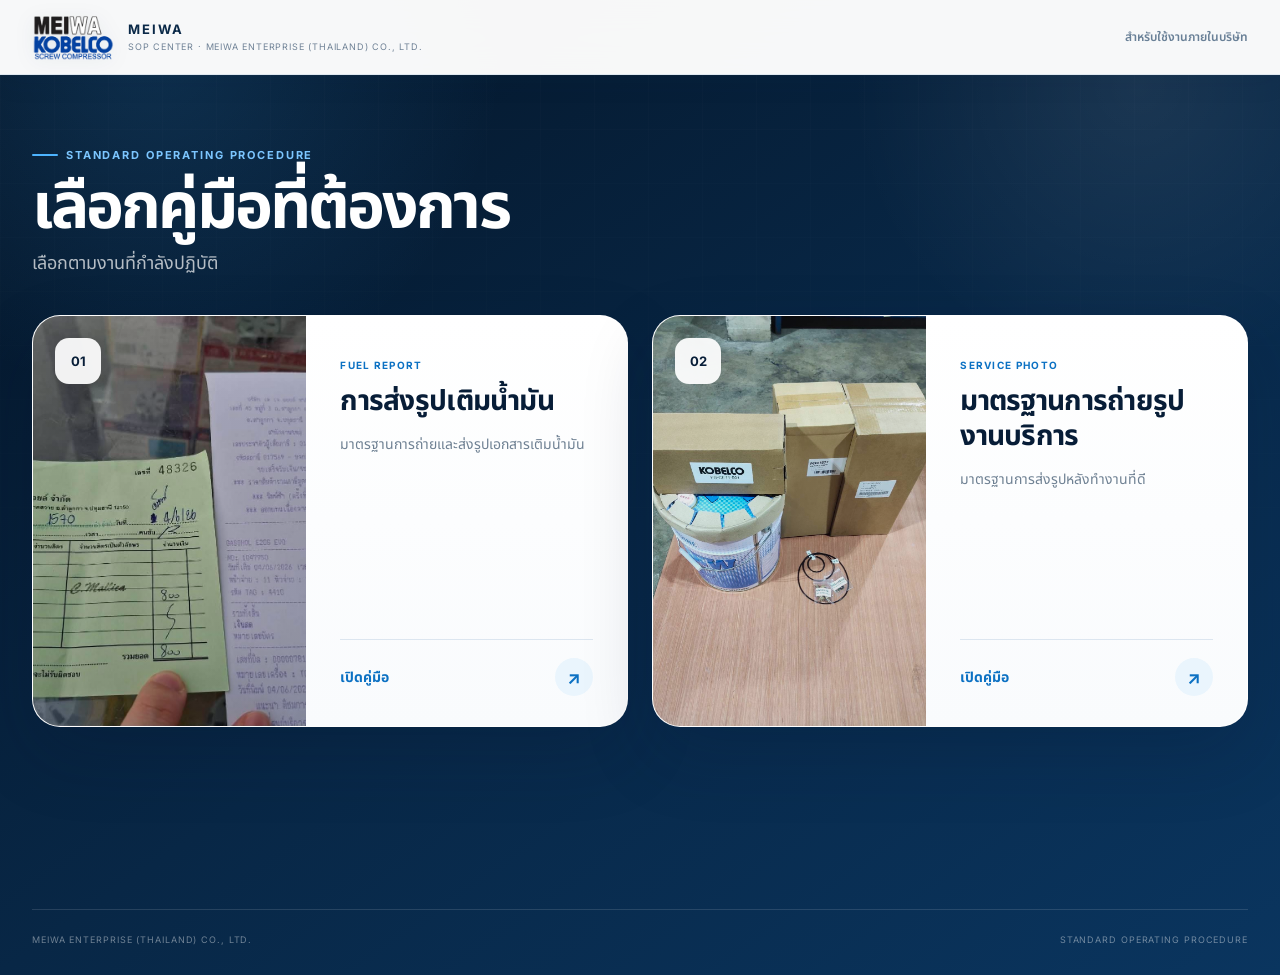
<file: index.html>
<!doctype html>
<html lang="th">
<head>
  <meta charset="utf-8">
  <meta name="viewport" content="width=device-width, initial-scale=1">
  <meta name="theme-color" content="#061b33">
  <title>MEIWA SOP Center</title>
  <link rel="stylesheet" href="shared-ui.css">
  <link rel="stylesheet" href="portal.css">
</head>
<body>
  <header class="mw-global-header">
    <div class="mw-global-inner">
      <a class="mw-global-brand" href="./" aria-label="MEIWA SOP Center">
        <img class="mw-global-logo" src="assets/meiwa-kobelco.png" alt="MEIWA KOBELCO">
        <span class="mw-global-copy"><strong>MEIWA</strong><small>SOP CENTER · MEIWA ENTERPRISE (THAILAND) CO., LTD.</small></span>
      </a>
      <div class="mw-global-side"><span class="mw-global-context">สำหรับใช้งานภายในบริษัท</span></div>
    </div>
  </header>

  <div class="page-shell">
    <main class="portal-main">
      <section class="portal-intro">
        <span class="eyebrow">STANDARD OPERATING PROCEDURE</span>
        <h1>เลือกคู่มือที่ต้องการ</h1>
        <p>เลือกตามงานที่กำลังปฏิบัติ</p>
      </section>

      <section class="sop-grid" aria-label="รายการคู่มือ">
        <a class="sop-tile fuel" href="fuel/">
          <div class="tile-media">
            <img src="fuel/12.jpg" alt="ตัวอย่างเอกสารเติมน้ำมัน">
            <span class="tile-number">01</span>
            <span class="tile-shine" aria-hidden="true"></span>
          </div>
          <div class="tile-info">
            <div>
              <span class="tile-type">FUEL REPORT</span>
              <h2>การส่งรูปเติมน้ำมัน</h2>
              <p>มาตรฐานการถ่ายและส่งรูปเอกสารเติมน้ำมัน</p>
            </div>
            <span class="tile-action">เปิดคู่มือ <span aria-hidden="true">↗</span></span>
          </div>
        </a>

        <a class="sop-tile service" href="photo-standard/">
          <div class="tile-media">
            <img src="photo-standard/assets/full/group-new-1.jpg" alt="ตัวอย่างอะไหล่งานบริการ">
            <span class="tile-number">02</span>
            <span class="tile-shine" aria-hidden="true"></span>
          </div>
          <div class="tile-info">
            <div>
              <span class="tile-type">SERVICE PHOTO</span>
              <h2>มาตรฐานการถ่ายรูปงานบริการ</h2>
              <p>มาตรฐานการส่งรูปหลังทำงานที่ดี</p>
            </div>
            <span class="tile-action">เปิดคู่มือ <span aria-hidden="true">↗</span></span>
          </div>
        </a>
      </section>
    </main>

    <footer class="portal-footer">
      <span>MEIWA ENTERPRISE (THAILAND) CO., LTD.</span>
      <span>STANDARD OPERATING PROCEDURE</span>
    </footer>
  </div>
</body>
</html>
</file>
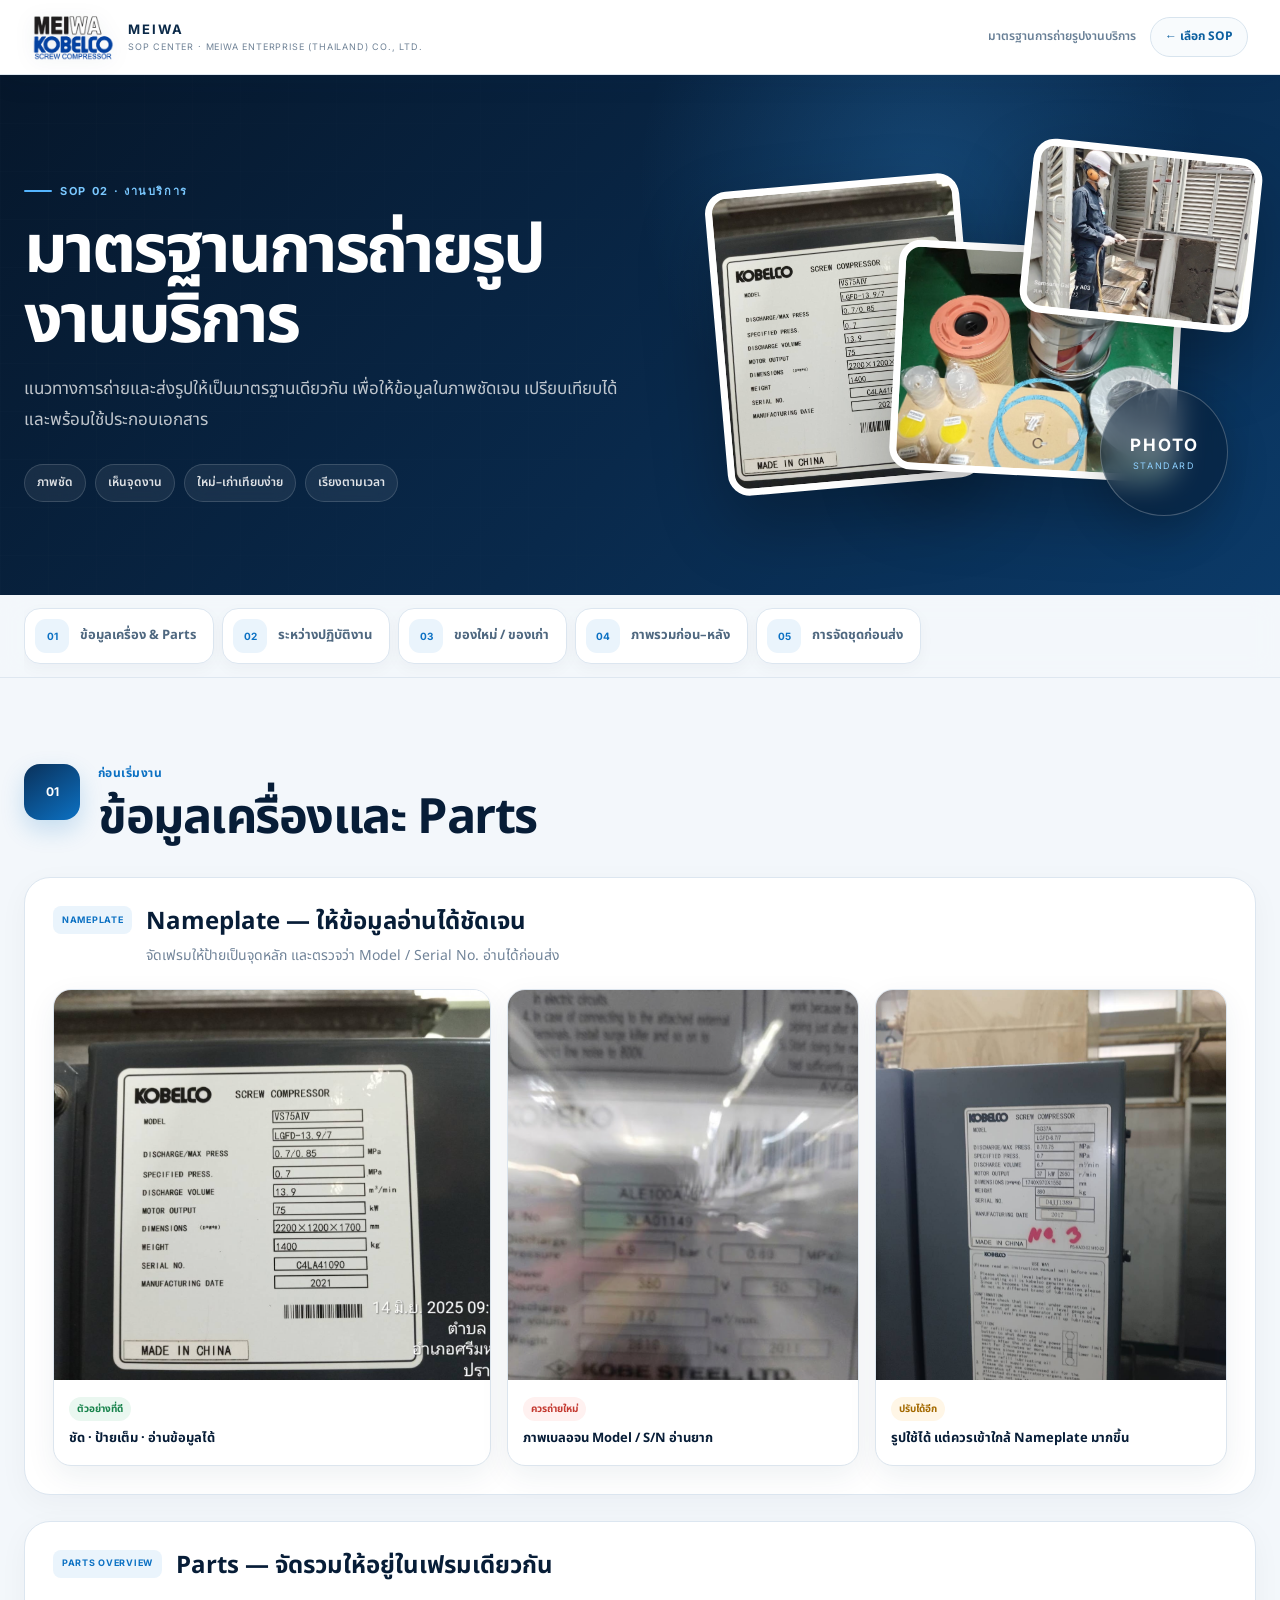
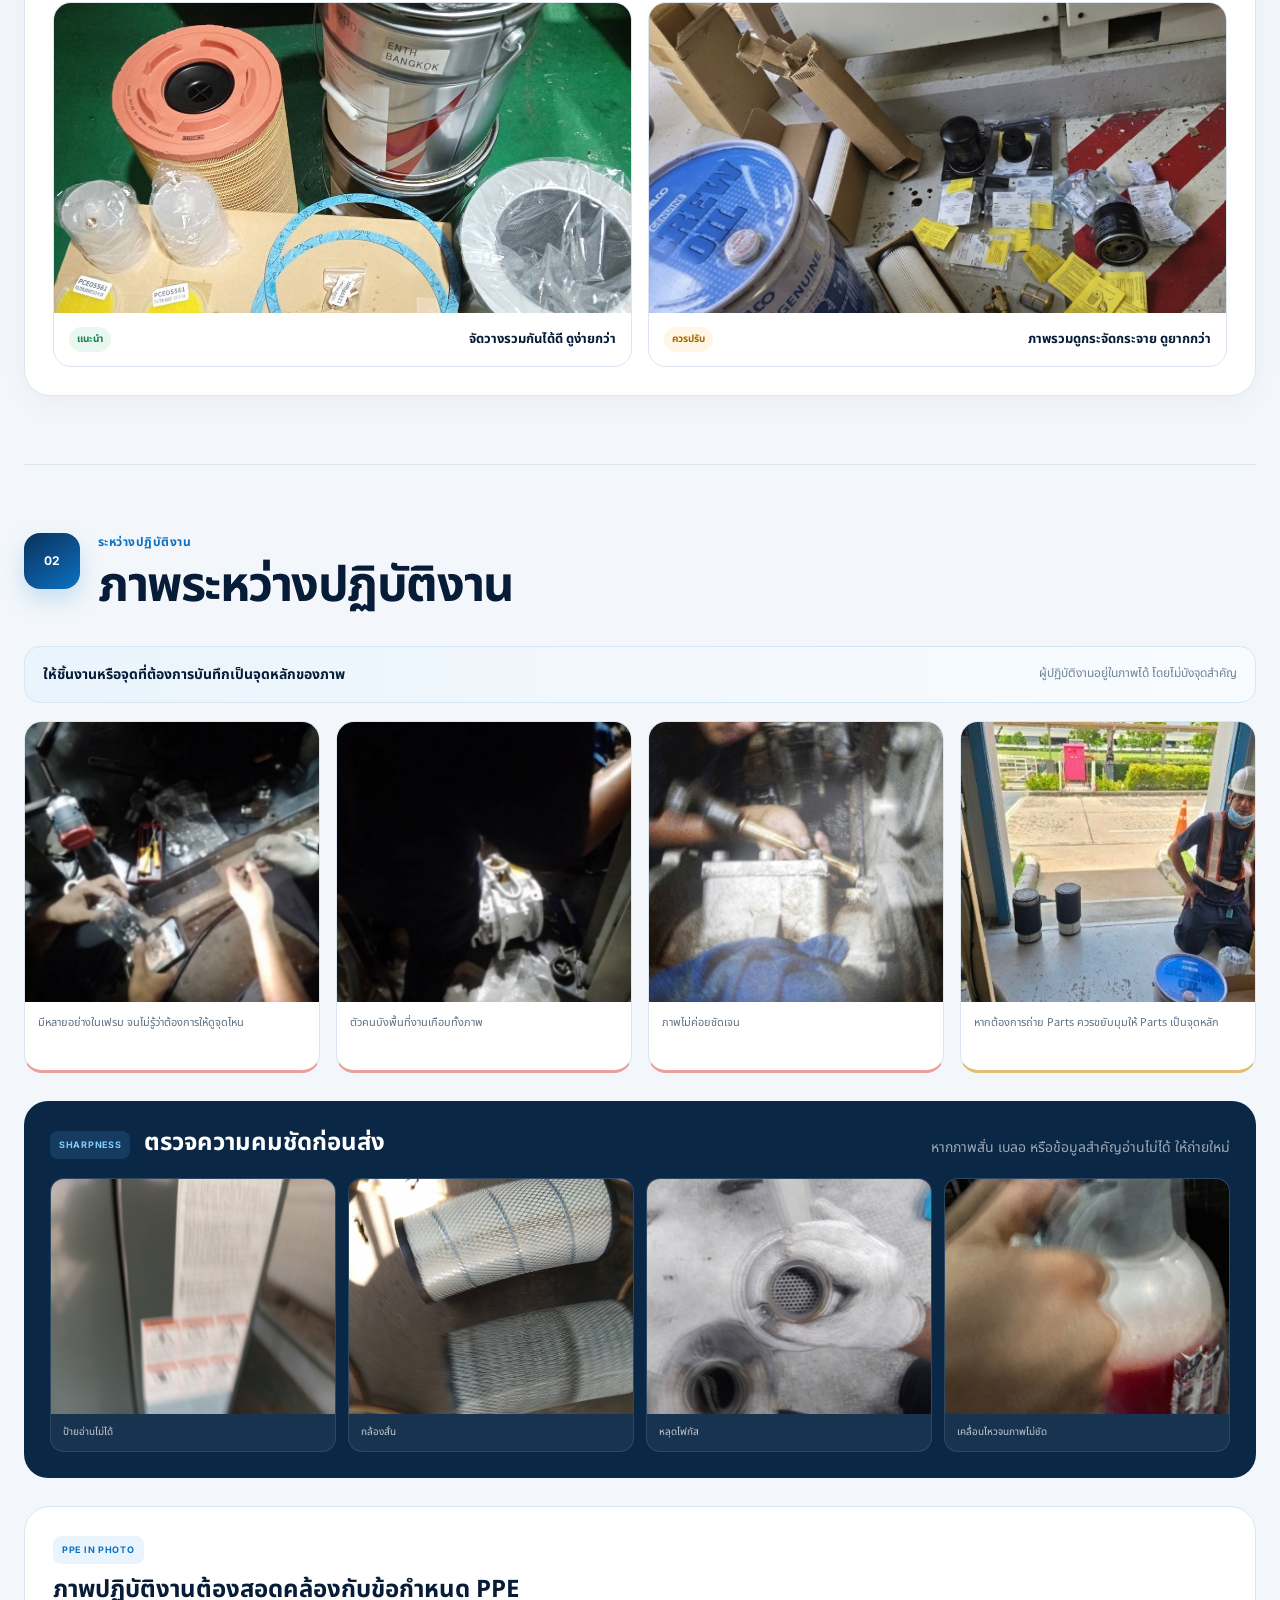
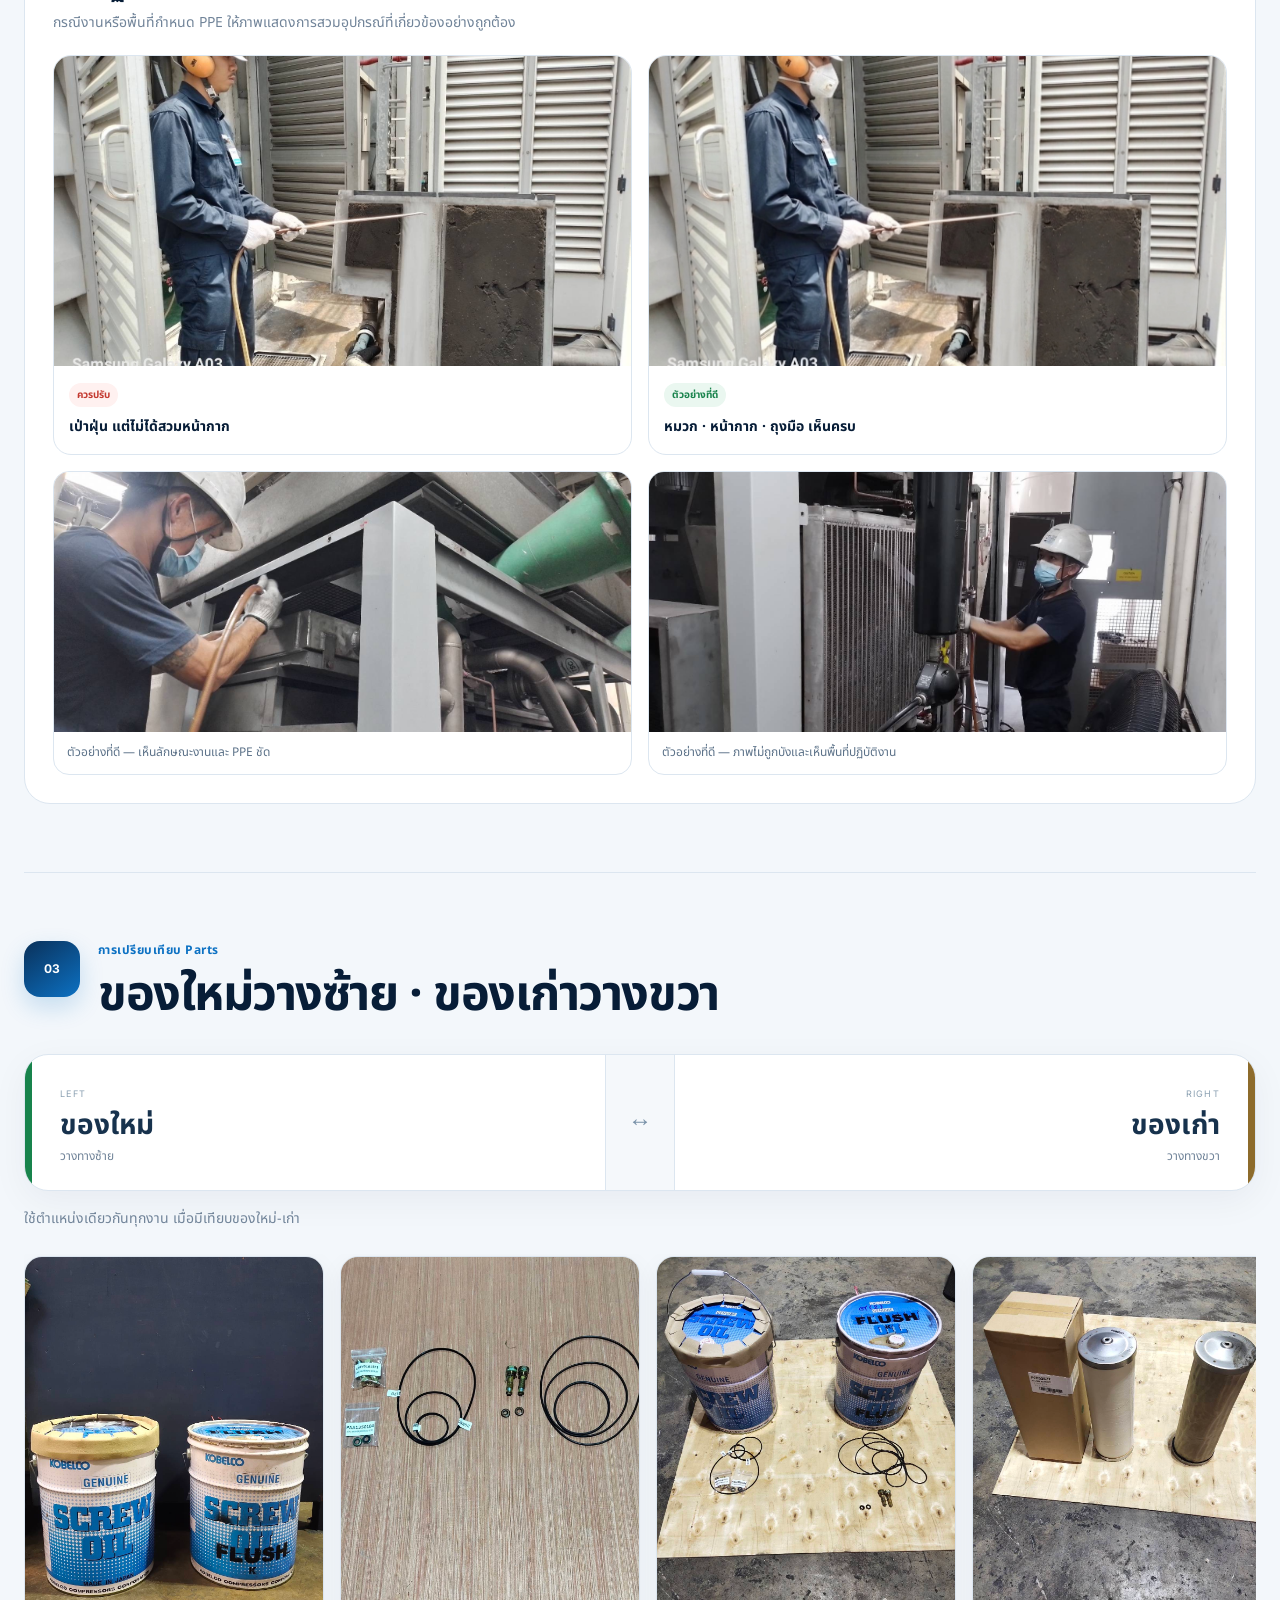
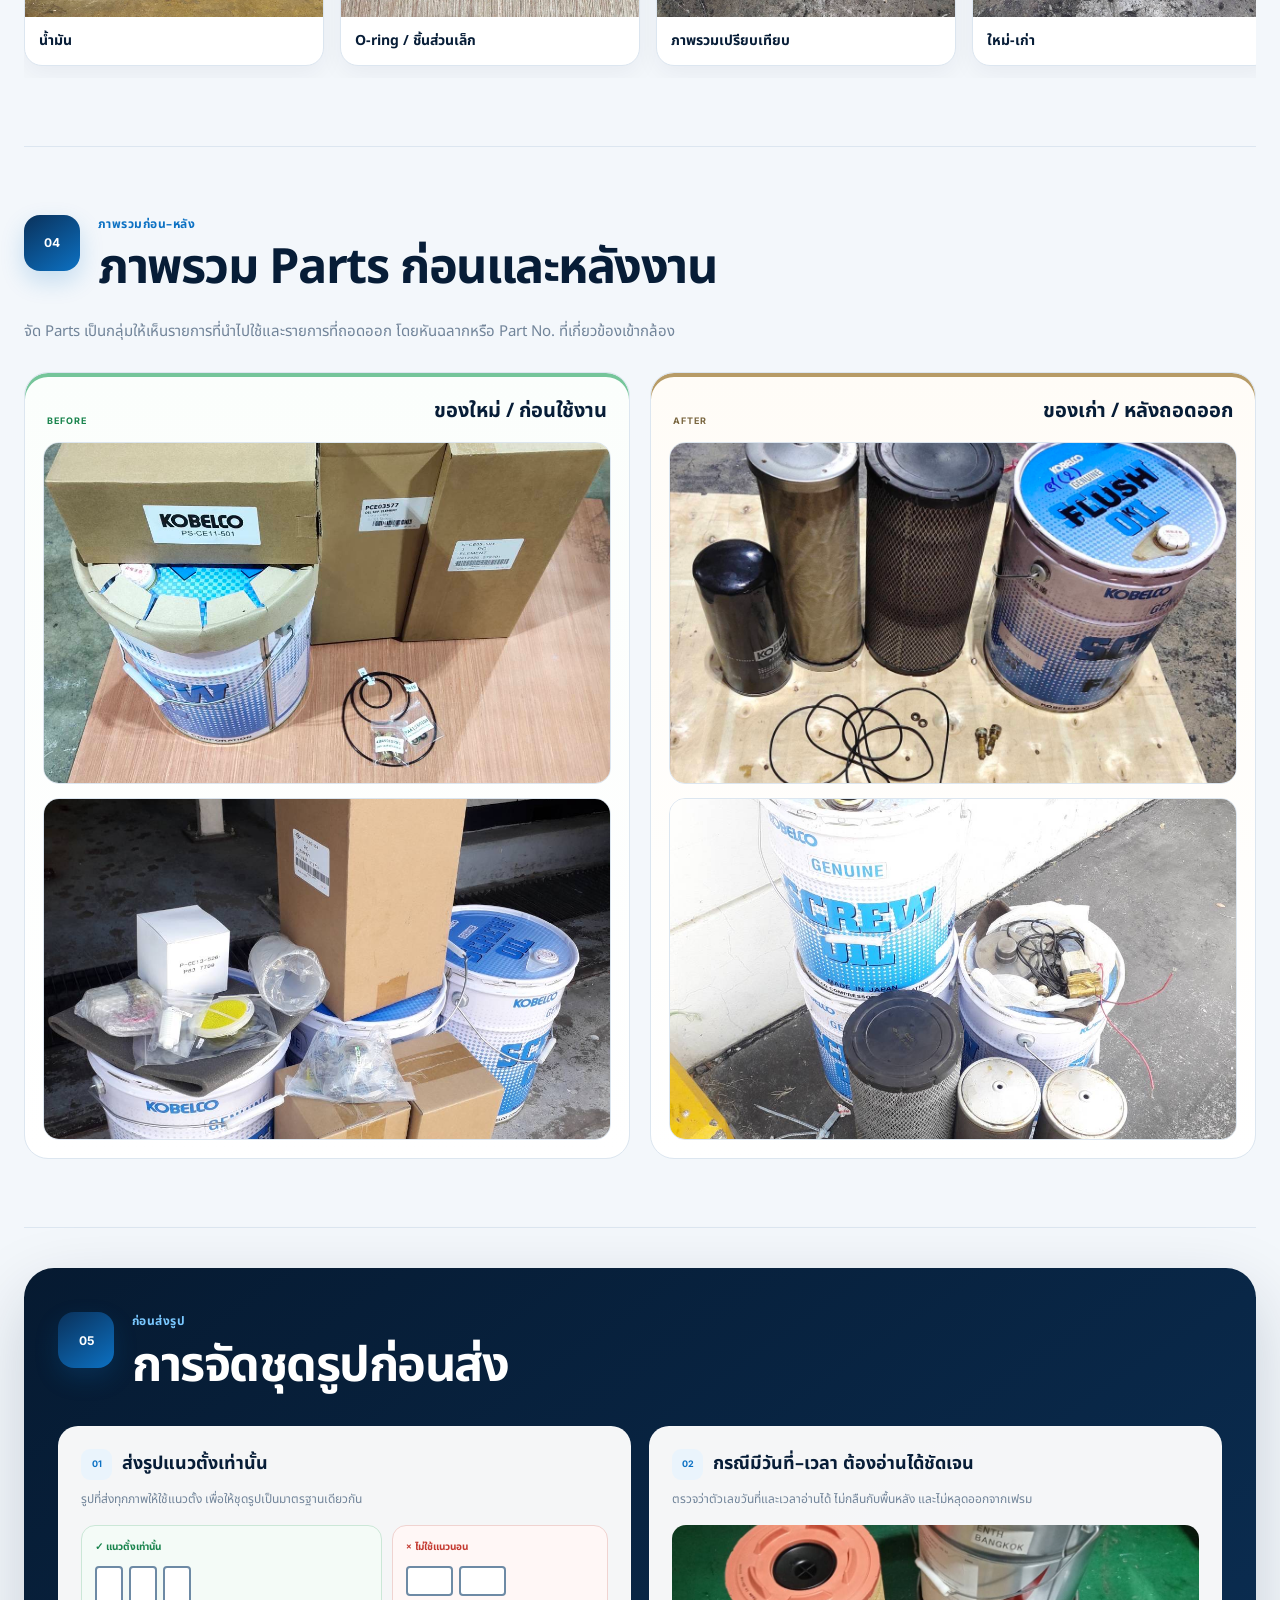
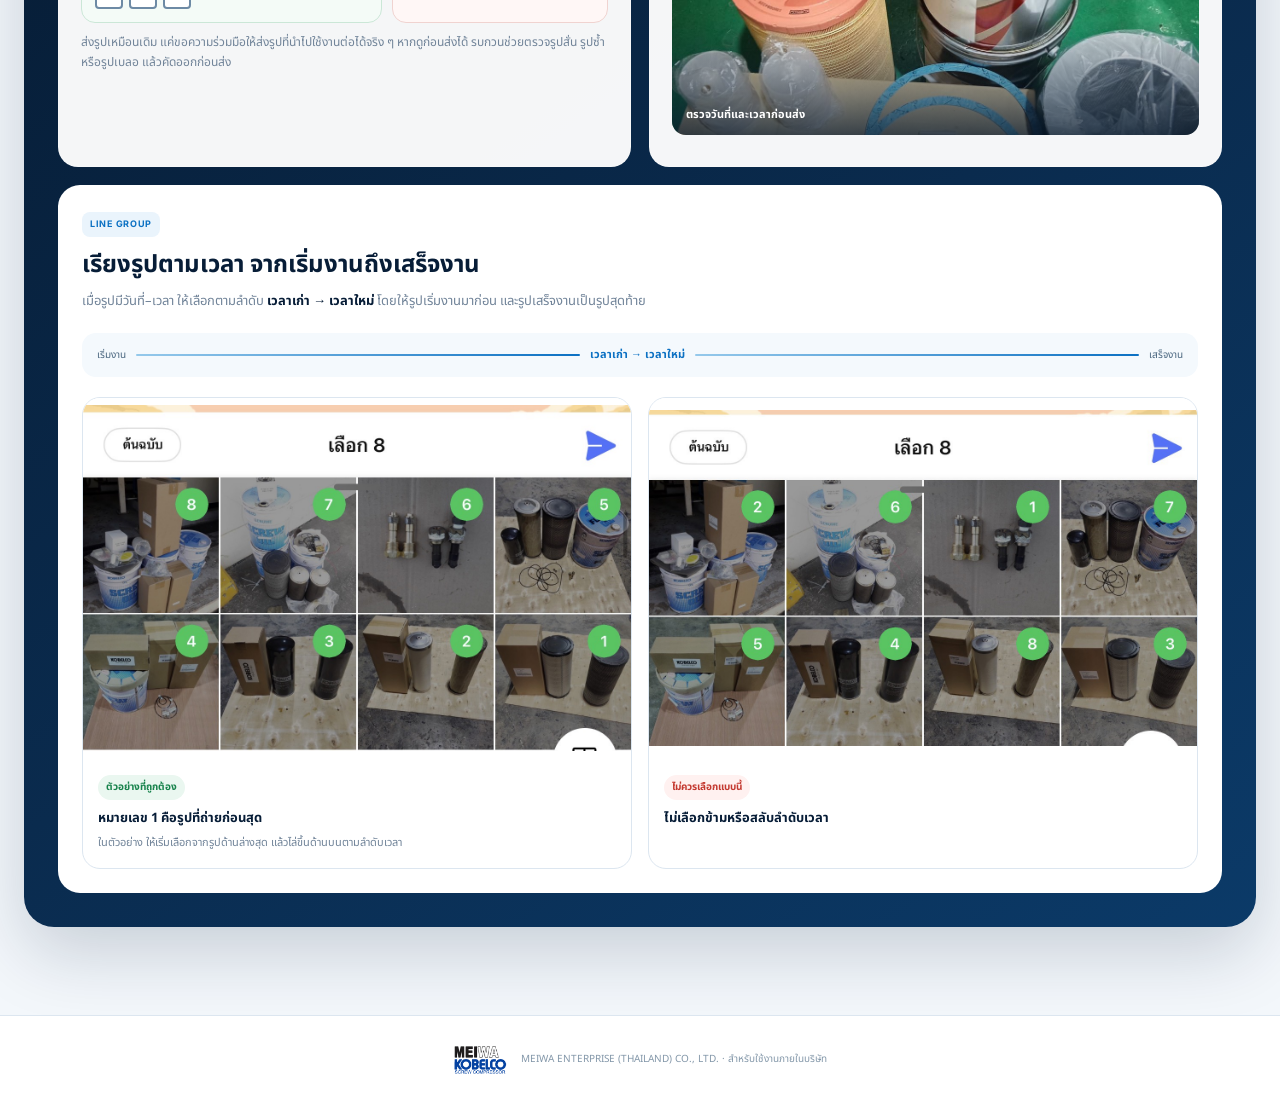
<file: photo-standard/index.html>
<!doctype html>
<html lang="th">
<head>
  <meta charset="utf-8">
  <meta name="viewport" content="width=device-width, initial-scale=1">
  <meta name="theme-color" content="#071D37">
  <title>มาตรฐานการถ่ายรูปงานบริการ | MEIWA SOP</title>
  <link rel="stylesheet" href="../shared-ui.css">
  <link rel="stylesheet" href="photo.css">
</head>
<body>
  <header class="mw-global-header">
    <div class="mw-global-inner">
      <a class="mw-global-brand" href="../" aria-label="กลับหน้าเลือก SOP">
        <img class="mw-global-logo" src="../assets/meiwa-kobelco.png" alt="MEIWA KOBELCO">
        <span class="mw-global-copy"><strong>MEIWA</strong><small>SOP CENTER · MEIWA ENTERPRISE (THAILAND) CO., LTD.</small></span>
      </a>
      <div class="mw-global-side">
        <span class="mw-global-context">มาตรฐานการถ่ายรูปงานบริการ</span>
        <a class="mw-global-button" href="../">← เลือก SOP</a>
      </div>
    </div>
  </header>

  <main>
    <section class="hero">
      <div class="wrap hero-grid">
        <div class="hero-copy">
          <span class="hero-kicker">SOP 02 · งานบริการ</span>
          <h1>มาตรฐานการถ่ายรูป<br>งานบริการ</h1>
          <p>แนวทางการถ่ายและส่งรูปให้เป็นมาตรฐานเดียวกัน เพื่อให้ข้อมูลในภาพชัดเจน เปรียบเทียบได้ และพร้อมใช้ประกอบเอกสาร</p>
          <div class="hero-tags" aria-label="หัวใจของมาตรฐาน">
            <span>ภาพชัด</span><span>เห็นจุดงาน</span><span>ใหม่–เก่าเทียบง่าย</span><span>เรียงตามเวลา</span>
          </div>
        </div>
        <div class="hero-visual" aria-hidden="true">
          <figure class="hero-photo p1"><img src="assets/full/nameplate-good.jpg" alt=""></figure>
          <figure class="hero-photo p2"><img src="assets/full/parts-good.jpg" alt=""></figure>
          <figure class="hero-photo p3"><img src="assets/full/ppe-good-1.jpg" alt=""></figure>
          <div class="hero-stamp"><b>PHOTO</b><span>STANDARD</span></div>
        </div>
      </div>
    </section>

    <nav class="quick-nav" aria-label="หัวข้อมาตรฐาน">
      <div class="wrap nav-track">
        <a href="#basic"><b>01</b><span>ข้อมูลเครื่อง & Parts</span></a>
        <a href="#working"><b>02</b><span>ระหว่างปฏิบัติงาน</span></a>
        <a href="#new-old"><b>03</b><span>ของใหม่ / ของเก่า</span></a>
        <a href="#group"><b>04</b><span>ภาพรวมก่อน–หลัง</span></a>
        <a href="#send"><b>05</b><span>การจัดชุดก่อนส่ง</span></a>
      </div>
    </nav>

    <div class="page wrap">
      <section class="chapter reveal" id="basic">
        <div class="chapter-head">
          <div class="chapter-no">01</div>
          <div><span class="chapter-kicker">ก่อนเริ่มงาน</span><h2>ข้อมูลเครื่องและ Parts</h2></div>
        </div>

        <div class="topic-row">
          <div class="topic-copy">
            <span class="topic-tag">NAMEPLATE</span>
            <h3>Nameplate — ให้ข้อมูลอ่านได้ชัดเจน</h3>
            <p>จัดเฟรมให้ป้ายเป็นจุดหลัก และตรวจว่า Model / Serial No. อ่านได้ก่อนส่ง</p>
          </div>
          <div class="gallery nameplate-grid">
            <figure class="photo-card good">
              <button class="photo portrait" data-full="assets/full/nameplate-good.jpg"><img src="assets/full/nameplate-good.jpg" alt="Nameplate ที่ถ่ายชัดเจน"></button>
              <figcaption><span class="badge">ตัวอย่างที่ดี</span><strong>ชัด · ป้ายเต็ม · อ่านข้อมูลได้</strong></figcaption>
            </figure>
            <figure class="photo-card bad">
              <button class="photo portrait" data-full="assets/full/nameplate-blur.png"><img src="assets/full/nameplate-blur.png" alt="Nameplate ที่ภาพเบลอ"></button>
              <figcaption><span class="badge">ควรถ่ายใหม่</span><strong>ภาพเบลอจน Model / S/N อ่านยาก</strong></figcaption>
            </figure>
            <figure class="photo-card warn">
              <button class="photo portrait" data-full="assets/full/nameplate-wide.jpg"><img src="assets/full/nameplate-wide.jpg" alt="Nameplate ที่ถ่ายไกลเกินไป"></button>
              <figcaption><span class="badge">ปรับได้อีก</span><strong>รูปใช้ได้ แต่ควรเข้าใกล้ Nameplate มากขึ้น</strong></figcaption>
            </figure>
          </div>
        </div>

        <div class="topic-row parts-row">
          <div class="topic-copy">
            <span class="topic-tag">PARTS OVERVIEW</span>
            <h3>Parts — จัดรวมให้อยู่ในเฟรมเดียวกัน</h3>
            
          </div>
          <div class="compare-pair">
            <figure class="compare-card good">
              <button class="photo landscape" data-full="assets/full/parts-good.jpg"><img src="assets/full/parts-good.jpg" alt="Parts ที่จัดรวมกันก่อนถ่าย"></button>
              <figcaption><span>แนะนำ</span><b>จัดวางรวมกันได้ดี ดูง่ายกว่า</b></figcaption>
            </figure>
            <figure class="compare-card warn">
              <button class="photo landscape" data-full="assets/full/parts-improve.png"><img src="assets/full/parts-improve.png" alt="Parts ที่วางกระจาย"></button>
              <figcaption><span>ควรปรับ</span><b>ภาพรวมดูกระจัดกระจาย ดูยากกว่า</b></figcaption>
            </figure>
          </div>
        </div>
      </section>

      <section class="chapter reveal" id="working">
        <div class="chapter-head">
          <div class="chapter-no">02</div>
          <div><span class="chapter-kicker">ระหว่างปฏิบัติงาน</span><h2>ภาพระหว่างปฏิบัติงาน</h2></div>
        </div>

        <div class="working-note"><b>ให้ชิ้นงานหรือจุดที่ต้องการบันทึกเป็นจุดหลักของภาพ</b><span>ผู้ปฏิบัติงานอยู่ในภาพได้ โดยไม่บังจุดสำคัญ</span></div>

        <div class="gallery focus-grid">
          <figure class="mini-card bad"><button class="photo" data-full="assets/full/focus-1.jpg"><img src="assets/full/focus-1.jpg" alt="ภาพที่ไม่ทราบจุดที่ต้องการสื่อ"></button><figcaption>มีหลายอย่างในเฟรม จนไม่รู้ว่าต้องการให้ดูจุดไหน</figcaption></figure>
          <figure class="mini-card bad"><button class="photo" data-full="assets/full/focus-2.jpg"><img src="assets/full/focus-2.jpg" alt="ตัวคนบังชิ้นงาน"></button><figcaption>ตัวคนบังพื้นที่งานเกือบทั้งภาพ</figcaption></figure>
          <figure class="mini-card bad"><button class="photo" data-full="assets/full/focus-3.png"><img src="assets/full/focus-3.png" alt="มือและอุปกรณ์บังจุดสำคัญ"></button><figcaption>ภาพไม่ค่อยชัดเจน</figcaption></figure>
          <figure class="mini-card warn"><button class="photo" data-full="assets/full/focus-4.jpg"><img src="assets/full/focus-4.jpg" alt="ภาพที่มีพื้นที่ส่วนเกินและบุคคลในภาพ"></button><figcaption>หากต้องการถ่าย Parts ควรขยับมุมให้ Parts เป็นจุดหลัก</figcaption></figure>
        </div>

        <div class="split-band">
          <div class="band-copy"><span class="topic-tag">SHARPNESS</span><h3>ตรวจความคมชัดก่อนส่ง</h3><p>หากภาพสั่น เบลอ หรือข้อมูลสำคัญอ่านไม่ได้ ให้ถ่ายใหม่</p></div>
          <div class="filmstrip" aria-label="ตัวอย่างภาพเบลอ">
            <figure><button class="photo" data-full="assets/full/blur-1.jpg"><img src="assets/full/blur-1.jpg" alt="ภาพป้ายเบลอ"></button><figcaption>ป้ายอ่านไม่ได้</figcaption></figure>
            <figure><button class="photo" data-full="assets/full/blur-2.jpg"><img src="assets/full/blur-2.jpg" alt="ภาพไส้กรองสั่น"></button><figcaption>กล้องสั่น</figcaption></figure>
            <figure><button class="photo" data-full="assets/full/blur-3.jpg"><img src="assets/full/blur-3.jpg" alt="ภาพชิ้นส่วนหลุดโฟกัส"></button><figcaption>หลุดโฟกัส</figcaption></figure>
            <figure><button class="photo" data-full="assets/full/blur-4.jpg"><img src="assets/full/blur-4.jpg" alt="ภาพระหว่างทำงานเกิด motion blur"></button><figcaption>เคลื่อนไหวจนภาพไม่ชัด</figcaption></figure>
          </div>
        </div>

        <div class="ppe-block">
          <div class="ppe-title"><span class="topic-tag">PPE IN PHOTO</span><h3>ภาพปฏิบัติงานต้องสอดคล้องกับข้อกำหนด PPE</h3><p>กรณีงานหรือพื้นที่กำหนด PPE ให้ภาพแสดงการสวมอุปกรณ์ที่เกี่ยวข้องอย่างถูกต้อง</p></div>
          <div class="ppe-main">
            <figure class="ppe-card bad"><button class="photo landscape" data-full="assets/full/ppe-no-mask.jpg"><img src="assets/full/ppe-no-mask.jpg" alt="เป่าฝุ่นโดยไม่สวมหน้ากาก"></button><figcaption><span>ควรปรับ</span><b>เป่าฝุ่น แต่ไม่ได้สวมหน้ากาก</b></figcaption></figure>
            <figure class="ppe-card good"><button class="photo landscape" data-full="assets/full/ppe-good-1.jpg"><img src="assets/full/ppe-good-1.jpg" alt="เป่าฝุ่นพร้อม PPE"></button><figcaption><span>ตัวอย่างที่ดี</span><b>หมวก · หน้ากาก · ถุงมือ เห็นครบ</b></figcaption></figure>
          </div>
          <div class="ppe-extra">
            <figure><button class="photo landscape" data-full="assets/full/ppe-good-2.jpg"><img src="assets/full/ppe-good-2.jpg" alt="ภาพปฏิบัติงานพร้อม PPE"></button><figcaption>ตัวอย่างที่ดี — เห็นลักษณะงานและ PPE ชัด</figcaption></figure>
            <figure><button class="photo landscape" data-full="assets/full/ppe-good-3.jpg"><img src="assets/full/ppe-good-3.jpg" alt="ภาพปฏิบัติงานพร้อม PPE"></button><figcaption>ตัวอย่างที่ดี — ภาพไม่ถูกบังและเห็นพื้นที่ปฏิบัติงาน</figcaption></figure>
          </div>
        </div>
      </section>

      <section class="chapter reveal" id="new-old">
        <div class="chapter-head">
          <div class="chapter-no">03</div>
          <div><span class="chapter-kicker">การเปรียบเทียบ Parts</span><h2>ของใหม่วางซ้าย · ของเก่าวางขวา</h2></div>
        </div>

        <div class="new-old-rule">
          <div class="rule-side new"><span>LEFT</span><b>ของใหม่</b><small>วางทางซ้าย</small></div>
          <div class="rule-arrow" aria-hidden="true">↔</div>
          <div class="rule-side old"><span>RIGHT</span><b>ของเก่า</b><small>วางทางขวา</small></div>
        </div>
        <p class="rule-copy">ใช้ตำแหน่งเดียวกันทุกงาน เมื่อมีเทียบของใหม่-เก่า</p>

        <div class="newold-scroll" aria-label="ตัวอย่างของใหม่และของเก่า">
          <figure class="newold-card"><button class="photo" data-full="assets/full/newold-1.jpg"><img src="assets/full/newold-1.jpg" alt="น้ำมันใหม่และเก่า"></button><figcaption><b>น้ำมัน</b></figcaption></figure>
          <figure class="newold-card"><button class="photo" data-full="assets/full/newold-2.jpg"><img src="assets/full/newold-2.jpg" alt="O-ring และชิ้นส่วนใหม่เก่า"></button><figcaption><b>O-ring / ชิ้นส่วนเล็ก</b></figcaption></figure>
          <figure class="newold-card"><button class="photo" data-full="assets/full/newold-3.jpg"><img src="assets/full/newold-3.jpg" alt="น้ำมันและอะไหล่ใหม่เก่า"></button><figcaption><b>ภาพรวมเปรียบเทียบ</b></figcaption></figure>
          <figure class="newold-card"><button class="photo" data-full="assets/full/newold-4.jpg"><img src="assets/full/newold-4.jpg" alt="Filter ใหม่และเก่า พร้อมกล่อง"></button><figcaption><b>ใหม่-เก่า</b></figcaption></figure>
          <figure class="newold-card"><button class="photo" data-full="assets/full/newold-5.jpg"><img src="assets/full/newold-5.jpg" alt="Oil separator ใหม่และเก่า พร้อมกล่อง"></button><figcaption><b>ใหม่-เก่า</b></figcaption></figure>
          <figure class="newold-card"><button class="photo" data-full="assets/full/newold-6.jpg"><img src="assets/full/newold-6.jpg" alt="Oil filter ใหม่และเก่า พร้อมกล่อง"></button><figcaption><b>ใหม่-เก่า</b></figcaption></figure>
          <figure class="newold-card"><button class="photo" data-full="assets/full/newold-7.jpg"><img src="assets/full/newold-7.jpg" alt="ชิ้นส่วนโลหะใหม่และเก่า"></button><figcaption><b>ชิ้นส่วนขนาดเล็ก</b></figcaption></figure>
        </div>
      </section>

      <section class="chapter reveal" id="group">
        <div class="chapter-head">
          <div class="chapter-no">04</div>
          <div><span class="chapter-kicker">ภาพรวมก่อน–หลัง</span><h2>ภาพรวม Parts ก่อนและหลังงาน</h2></div>
        </div>
        <p class="chapter-lead">จัด Parts เป็นกลุ่มให้เห็นรายการที่นำไปใช้และรายการที่ถอดออก โดยหันฉลากหรือ Part No. ที่เกี่ยวข้องเข้ากล้อง</p>

        <div class="group-compare">
          <article class="group-panel new-panel">
            <div class="panel-title"><span>BEFORE</span><h3>ของใหม่ / ก่อนใช้งาน</h3></div>
            <figure><button class="photo" data-full="assets/full/group-new-1.jpg"><img src="assets/full/group-new-1.jpg" alt="ภาพกลุ่มของใหม่ก่อนใช้งาน"></button></figure>
            <figure><button class="photo" data-full="assets/full/group-new-2.jpg"><img src="assets/full/group-new-2.jpg" alt="ภาพ Parts ใหม่ก่อนใช้งาน"></button></figure>
          </article>
          <article class="group-panel old-panel">
            <div class="panel-title"><span>AFTER</span><h3>ของเก่า / หลังถอดออก</h3></div>
            <figure><button class="photo" data-full="assets/full/group-old-1.jpg"><img src="assets/full/group-old-1.jpg" alt="ภาพกลุ่มของเก่าหลังถอดออก"></button></figure>
            <figure><button class="photo" data-full="assets/full/group-old-2.jpg"><img src="assets/full/group-old-2.jpg" alt="ภาพ Parts เก่าหลังถอดออก"></button></figure>
          </article>
        </div>
      </section>

      <section class="chapter send-chapter reveal" id="send">
        <div class="chapter-head light-head">
          <div class="chapter-no">05</div>
          <div><span class="chapter-kicker">ก่อนส่งรูป</span><h2>การจัดชุดรูปก่อนส่ง</h2></div>
        </div>

        <div class="send-grid">
          <article class="send-card orientation-card">
            <div class="send-card-head"><span>01</span><h3>ส่งรูปแนวตั้งเท่านั้น</h3></div>
            <p>รูปที่ส่งทุกภาพให้ใช้แนวตั้ง เพื่อให้ชุดรูปเป็นมาตรฐานเดียวกัน</p>
            <div class="orientation-demo">
              <div class="orientation-good">
                <div class="demo-label good-label">✓ แนวตั้งเท่านั้น</div>
                <div class="frame-row portraits"><i></i><i></i><i></i></div>
              </div>
              <div class="orientation-bad">
                <div class="demo-label bad-label">× ไม่ใช้แนวนอน</div>
                <div class="frame-row landscapes"><i></i><i></i></div>
              </div>
            </div>
            <p>ส่งรูปเหมือนเดิม แค่ขอความร่วมมือให้ส่งรูปที่นำไปใช้งานต่อได้จริง ๆ หากดูก่อนส่งได้ รบกวนช่วยตรวจรูปสั่น รูปซ้ำ หรือรูปเบลอ แล้วคัดออกก่อนส่ง</p>
          </article>

          <article class="send-card time-card">
            <div class="send-card-head"><span>02</span><h3>กรณีมีวันที่–เวลา ต้องอ่านได้ชัดเจน</h3></div>
            <p>ตรวจว่าตัวเลขวันที่และเวลาอ่านได้ ไม่กลืนกับพื้นหลัง และไม่หลุดออกจากเฟรม</p>
            <button class="time-photo" data-full="assets/full/parts-good.jpg"><img src="assets/full/parts-good.jpg" alt="ตัวอย่างภาพที่มีวันที่และเวลา"><span>ตรวจวันที่และเวลาก่อนส่ง</span></button>
          </article>
        </div>

        <article class="line-order">
          <div class="line-order-head">
            <span class="line-badge">LINE GROUP</span>
            <h3>เรียงรูปตามเวลา จากเริ่มงานถึงเสร็จงาน</h3>
            <p>เมื่อรูปมีวันที่–เวลา ให้เลือกตามลำดับ <b>เวลาเก่า → เวลาใหม่</b> โดยให้รูปเริ่มงานมาก่อน และรูปเสร็จงานเป็นรูปสุดท้าย</p>
          </div>
          <div class="timeline-rule"><span>เริ่มงาน</span><i></i><b>เวลาเก่า → เวลาใหม่</b><i></i><span>เสร็จงาน</span></div>
          <div class="line-pair">
            <figure class="line-card good">
              <button class="photo" data-full="assets/full/line-order-good.png"><img src="assets/full/line-order-good.png" alt="ตัวอย่างการเลือกภาพใน LINE ที่เรียงลำดับถูกต้อง"></button>
              <figcaption><span class="badge">ตัวอย่างที่ถูกต้อง</span><b>หมายเลข 1 คือรูปที่ถ่ายก่อนสุด</b><p>ในตัวอย่าง ให้เริ่มเลือกจากรูปด้านล่างสุด แล้วไล่ขึ้นด้านบนตามลำดับเวลา</p></figcaption>
            </figure>
            <figure class="line-card bad">
              <button class="photo" data-full="assets/full/line-order-bad.png"><img src="assets/full/line-order-bad.png" alt="ตัวอย่างการเลือกภาพใน LINE แบบสลับลำดับ"></button>
              <figcaption><span class="badge">ไม่ควรเลือกแบบนี้</span><b>ไม่เลือกข้ามหรือสลับลำดับเวลา</b></figcaption>
            </figure>
          </div>
        </article>
      </section>
    </div>
  </main>

  <footer class="footer">
    <img src="../assets/meiwa-kobelco.png" alt="MEIWA KOBELCO">
    <span>MEIWA ENTERPRISE (THAILAND) CO., LTD. · สำหรับใช้งานภายในบริษัท</span>
  </footer>

  <dialog class="lightbox" id="lightbox">
    <button class="lightbox-close" aria-label="ปิด">×</button>
    <img alt="ภาพตัวอย่างขยาย">
  </dialog>
  <script src="photo.js"></script>
</body>
</html>
</file>
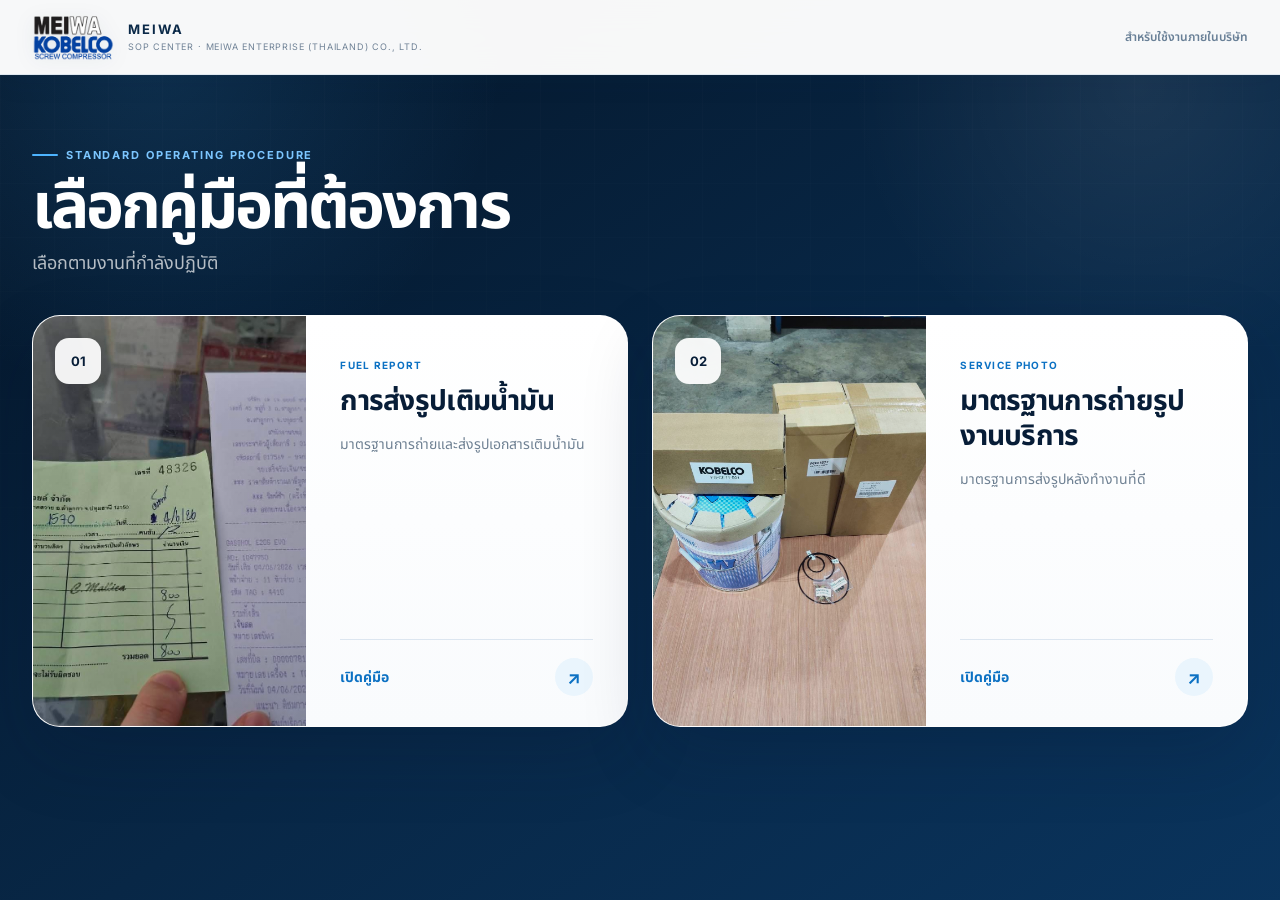
<file: sop/index.html>
<!doctype html><html lang="th"><head><meta charset="utf-8"><meta name="viewport" content="width=device-width,initial-scale=1"><meta http-equiv="refresh" content="0; url=../"><title>MEIWA SOP</title></head><body><a href="../">กลับหน้าเลือก SOP</a></body></html>
</file>
<file: shared-ui.css>
@import url('https://fonts.googleapis.com/css2?family=Inter:wght@500;600;700&family=Noto+Sans+Thai:wght@400;500;600;700;800&display=swap');
:root{
  --mw-navy:#0a2b4d;
  --mw-navy-2:#0e3d6b;
  --mw-blue:#0b79d0;
  --mw-blue-2:#23a1ef;
  --mw-red:#e44f48;
  --mw-ink:#11243a;
  --mw-muted:#65778c;
  --mw-line:#dce5ee;
  --mw-soft:#f4f8fb;
  --mw-white:#fff;
}
*{box-sizing:border-box}
.sop-hubbar{
  position:sticky;top:0;z-index:1200;
  height:64px;display:flex;align-items:center;
  background:rgba(255,255,255,.94);
  border-bottom:1px solid rgba(218,228,238,.92);
  backdrop-filter:blur(16px);-webkit-backdrop-filter:blur(16px);
  box-shadow:0 10px 30px rgba(8,34,61,.06)
}
.sop-hubbar-inner{width:min(1180px,calc(100% - 32px));margin:auto;display:flex;align-items:center;justify-content:space-between;gap:18px}
.sop-hubbrand{display:flex;align-items:center;gap:11px;text-decoration:none;color:var(--mw-ink)}
.sop-hubmark{position:relative;width:34px;height:34px;border-radius:11px;background:linear-gradient(145deg,var(--mw-navy),var(--mw-blue));box-shadow:0 8px 22px rgba(10,63,110,.18);overflow:hidden}
.sop-hubmark::before,.sop-hubmark::after{content:"";position:absolute;top:7px;width:7px;height:22px;border-radius:5px;background:#fff;transform:skewX(-24deg)}
.sop-hubmark::before{left:10px}.sop-hubmark::after{left:20px;opacity:.62}
.sop-hubbrand strong{display:block;font:800 13px/1.05 "Noto Sans Thai","Leelawadee UI",Tahoma,Arial,sans-serif;letter-spacing:.07em}
.sop-hubbrand small{display:block;margin-top:4px;color:var(--mw-blue);font:800 10px/1 "Noto Sans Thai","Leelawadee UI",Tahoma,Arial,sans-serif;letter-spacing:.13em}
.sop-hubcontext{display:flex;align-items:center;gap:9px;min-width:0;color:var(--mw-muted);font:700 13px/1.2 "Noto Sans Thai","Leelawadee UI",Tahoma,Arial,sans-serif}
.sop-hubcontext .dot{width:5px;height:5px;border-radius:50%;background:#b6c4d2}
.sop-hubcontext b{color:var(--mw-ink);white-space:nowrap;overflow:hidden;text-overflow:ellipsis}
.sop-hubactions{display:flex;align-items:center;gap:8px}
.sop-hubbtn{display:inline-flex;align-items:center;justify-content:center;gap:8px;min-height:38px;padding:0 14px;border-radius:11px;text-decoration:none;color:var(--mw-ink);background:#fff;border:1px solid var(--mw-line);font:800 12px/1 "Noto Sans Thai","Leelawadee UI",Tahoma,Arial,sans-serif;transition:.18s ease}
.sop-hubbtn:hover{border-color:#9fc9e8;background:#f1f8fd;color:var(--mw-blue);transform:translateY(-1px)}
.sop-hubbtn.primary{color:#fff;border-color:transparent;background:linear-gradient(135deg,var(--mw-blue),#0865b2);box-shadow:0 8px 18px rgba(11,121,208,.2)}
.sop-hubbtn.primary:hover{color:#fff;background:linear-gradient(135deg,#0c84df,#075da6)}
.sop-hubbtn svg{width:16px;height:16px;fill:none;stroke:currentColor;stroke-width:2}

/* Give both SOP pages the same visual language */
body{font-family:"Noto Sans Thai","Leelawadee UI",Tahoma,Arial,sans-serif!important;color:var(--mw-ink)}
body .navbar{top:64px!important}
body .topbar{top:64px!important}
body .card, body .photo-card, body .station, body .compare-wrap, body .guide-card{border-radius:18px!important;box-shadow:0 10px 30px rgba(19,53,86,.07)!important;border-color:var(--mw-line)!important}

/* Fuel page cleanup / harmonization */
body.fuel-sop{background:#f5f8fb!important}
body.fuel-sop .sop-soft-strip{display:none!important}
body.fuel-sop .growth-detail{background:#fff!important;border-radius:22px!important;border:1px solid var(--mw-line)!important;box-shadow:0 10px 32px rgba(17,49,80,.06)!important}
body.fuel-sop .hero.v3-hero{min-height:510px!important;padding:60px 5vw 62px!important;background:
  radial-gradient(circle at 82% 18%,rgba(41,151,234,.30),transparent 31%),
  radial-gradient(circle at 55% 92%,rgba(70,197,255,.10),transparent 30%),
  linear-gradient(140deg,#071a2e 0%,#0a2b4d 54%,#0b477b 100%)!important}
body.fuel-sop .v3-brand-pill{border-radius:12px!important;padding:9px 14px!important;background:rgba(255,255,255,.08)!important}
body.fuel-sop .v3-eyebrow{margin-top:26px!important;background:rgba(255,255,255,.06)!important}
body.fuel-sop .hero.v3-hero .hero-title{font-size:clamp(42px,5.2vw,72px)!important;max-width:720px!important}
body.fuel-sop .hero.v3-hero .hero-sub{font-size:clamp(16px,1.45vw,20px)!important;max-width:670px!important}
body.fuel-sop .v3-cta{border-radius:13px!important;min-height:50px!important;padding:0 19px!important}
body.fuel-sop .v3-flow-card{border-radius:17px!important}
body.fuel-sop .navbar.v3-nav{padding:14px 4vw!important;background:rgba(245,249,252,.94)!important}
body.fuel-sop .navbar.v3-nav .nav-inner{border-radius:16px!important;padding:7px!important}
body.fuel-sop .navbar.v3-nav .nav-btn{border-radius:12px!important;min-height:50px!important}
body.fuel-sop .navbar.v3-nav .nav-btn.active{background:linear-gradient(135deg,var(--mw-navy),#0c416f)!important}
body.fuel-sop .page{max-width:1160px!important;padding-left:20px!important;padding-right:20px!important}
body.fuel-sop .section{scroll-margin-top:150px!important}
body.fuel-sop .sec-badge{border-radius:13px!important}
body.fuel-sop .footer{border-top:1px solid var(--mw-line)!important;background:#edf3f8!important}

/* Photo page harmonization */
body.photo-sop .topbar{background:rgba(255,255,255,.95)!important;box-shadow:0 8px 24px rgba(11,47,82,.05)}
body.photo-sop .brand-mark{background:linear-gradient(145deg,var(--mw-navy),var(--mw-blue))!important}
body.photo-sop .hero{color:#fff!important;background:
  radial-gradient(circle at 82% 18%,rgba(41,151,234,.28),transparent 30%),
  radial-gradient(circle at 50% 100%,rgba(99,211,255,.10),transparent 31%),
  linear-gradient(140deg,#071a2e 0%,#0a2b4d 54%,#0b477b 100%)!important;border-bottom:0!important}
body.photo-sop .hero::after{background:radial-gradient(circle,rgba(66,176,255,.18),rgba(13,116,204,0) 68%)!important}
body.photo-sop .hero-lead{color:#c7d7e8!important}
body.photo-sop .hero-lead strong{color:#fff!important}
body.photo-sop .hero .eyebrow{color:#74c7ff!important}
body.photo-sop .hero h1{color:#fff!important}
body.photo-sop .hero-card{background:rgba(255,255,255,.08)!important;border:1px solid rgba(255,255,255,.14)!important;box-shadow:0 24px 65px rgba(2,14,28,.28)!important;backdrop-filter:blur(12px);transform:none!important}
body.photo-sop .btn.primary{background:linear-gradient(135deg,#1688e8,#0966b5)!important;border-radius:13px!important}
body.photo-sop .btn.ghost{color:#fff!important;background:rgba(255,255,255,.08)!important;border-color:rgba(255,255,255,.18)!important;border-radius:13px!important}
body.photo-sop .quick-section,body.photo-sop .flow-section{background:#f7fafc!important}
body.photo-sop .examples-wrap{background:#eef4f8!important}
body.photo-sop .quick-card{box-shadow:0 8px 22px rgba(15,49,82,.05)}
body.photo-sop .step{background:linear-gradient(145deg,var(--mw-blue),#0863ae)!important}
body.photo-sop .final-check{background:linear-gradient(140deg,#071a2e,#0a2b4d 60%,#0b477b)!important}
body.photo-sop .footer{background:#edf3f8!important}

@media(max-width:720px){
  .sop-hubbar{height:58px}.sop-hubbar-inner{width:calc(100% - 22px)}
  .sop-hubcontext{display:none}.sop-hubbrand small{display:none}.sop-hubbtn{padding:0 11px}.sop-hubbtn span.label{display:none}
  body .navbar,body .topbar{top:58px!important}
  body.fuel-sop .hero.v3-hero{padding:42px 20px 46px!important}
  body.fuel-sop .navbar.v3-nav{padding:10px 12px!important}
}
body.fuel-sop #fleet-card-info,body.fuel-sop #correct-bills,body.fuel-sop #wrong,body.fuel-sop #sets,body.fuel-sop #set-ptt,body.fuel-sop #set-kj,body.fuel-sop #guide,body.fuel-sop #growth-mindset-detail{scroll-margin-top:165px!important}
body.photo-sop .section,body.photo-sop .standard-block,body.photo-sop #top{scroll-margin-top:150px!important}
@media(max-width:720px){body.fuel-sop #fleet-card-info,body.fuel-sop #correct-bills,body.fuel-sop #wrong,body.fuel-sop #sets,body.fuel-sop #set-ptt,body.fuel-sop #set-kj,body.fuel-sop #guide,body.fuel-sop #growth-mindset-detail{scroll-margin-top:140px!important}body.photo-sop .section,body.photo-sop .standard-block,body.photo-sop #top{scroll-margin-top:136px!important}}


/* ===== Unified MEIWA SOP brand system v4 ===== */
html,body,button,input,select,textarea{font-family:'Noto Sans Thai','Leelawadee UI',Tahoma,sans-serif!important}
.mw-global-header{position:sticky;top:0;z-index:1300;background:rgba(255,255,255,.97);border-bottom:1px solid #dfe8f0;box-shadow:0 8px 28px rgba(8,34,61,.06);backdrop-filter:blur(16px);-webkit-backdrop-filter:blur(16px)}
.mw-global-inner{width:min(1360px,calc(100% - 64px));height:74px;margin:auto;display:flex;align-items:center;justify-content:space-between;gap:24px}
.mw-global-brand{display:flex;align-items:center;gap:14px;text-decoration:none;color:#0a2948;min-width:0}
.mw-global-logo{width:82px;height:48px;object-fit:contain;display:block;filter:drop-shadow(0 4px 10px rgba(5,35,65,.08))}
.mw-global-copy{display:flex;flex-direction:column;line-height:1.15;min-width:0}
.mw-global-copy strong{font-family:'Inter',sans-serif;font-size:13px;letter-spacing:.16em;font-weight:700;color:#0a2948}
.mw-global-copy small{margin-top:5px;font-family:'Inter',sans-serif;font-size:9px;letter-spacing:.09em;color:#6f8296;white-space:nowrap}
.mw-global-side{display:flex;align-items:center;gap:14px;min-width:0}
.mw-global-context{max-width:420px;overflow:hidden;text-overflow:ellipsis;white-space:nowrap;color:#698097;font-size:12px;font-weight:600}
.mw-global-button{display:inline-flex;align-items:center;gap:8px;padding:9px 14px;border:1px solid #d8e4ee;border-radius:999px;background:#f8fbfd;color:#0b5f9f;text-decoration:none;font-size:12px;font-weight:700;transition:.18s ease}
.mw-global-button:hover{background:#edf7ff;border-color:#bcd9ec;transform:translateY(-1px)}
@media(max-width:760px){.mw-global-inner{width:calc(100% - 24px);height:64px}.mw-global-logo{width:66px;height:40px}.mw-global-copy small,.mw-global-context{display:none}.mw-global-copy strong{font-size:11px}.mw-global-button{padding:8px 11px;font-size:11px}}
</file>
<file: portal.css>
@import url('https://fonts.googleapis.com/css2?family=Inter:wght@500;600;700&family=Noto+Sans+Thai:wght@400;500;600;700;800&display=swap');

:root{
  --navy:#071D37;
  --navy2:#0B2D53;
  --blue:#0C71C3;
  --sky:#54B5FF;
  --white:#FFFFFF;
  --text:#0B2440;
  --muted:#6F8193;
  --line:#DCE6F0;
  --surface:#F5F8FB;
  --shadow:0 28px 70px rgba(3,24,48,.18);
}
*{box-sizing:border-box}
html,body{margin:0;min-height:100%}
body{
  font-family:'Noto Sans Thai','Leelawadee UI',Tahoma,sans-serif;
  color:var(--text);
  background:
    radial-gradient(circle at 12% 5%,rgba(64,173,255,.16),transparent 24%),
    radial-gradient(circle at 89% 9%,rgba(255,255,255,.08),transparent 20%),
    linear-gradient(145deg,#041426 0%,#082746 52%,#0A355F 100%);
  -webkit-font-smoothing:antialiased;
}
a{color:inherit}
.page-shell{min-height:100vh;display:flex;flex-direction:column;position:relative;overflow:hidden}
.page-shell::before{
  content:"";position:absolute;inset:0;pointer-events:none;opacity:.13;
  background-image:linear-gradient(rgba(255,255,255,.1) 1px,transparent 1px),linear-gradient(90deg,rgba(255,255,255,.1) 1px,transparent 1px);
  background-size:54px 54px;
  mask-image:linear-gradient(to bottom,black,transparent 74%);
}
.portal-header{width:min(1360px,calc(100% - 64px));margin:0 auto;padding:30px 0 12px;display:flex;align-items:center;justify-content:space-between;gap:24px;position:relative;z-index:2}
.brand{display:flex;align-items:center;gap:15px;text-decoration:none;color:#fff}
.logo-box{width:74px;height:50px;background:#fff;border-radius:12px;display:grid;place-items:center;padding:7px 10px;box-shadow:0 10px 30px rgba(0,0,0,.18)}
.logo-box img{width:100%;height:100%;object-fit:contain}
.brand-copy{display:flex;flex-direction:column;gap:4px}
.brand-copy strong{font-family:'Inter',sans-serif;font-size:13px;letter-spacing:.18em}
.brand-copy small{font-family:'Inter',sans-serif;font-size:9px;letter-spacing:.08em;color:rgba(255,255,255,.56)}
.internal-badge{font-family:'Inter',sans-serif;font-size:10px;letter-spacing:.14em;color:rgba(255,255,255,.68);padding:8px 12px;border:1px solid rgba(255,255,255,.16);border-radius:999px;background:rgba(255,255,255,.05);backdrop-filter:blur(10px)}
.portal-main{width:min(1360px,calc(100% - 64px));margin:0 auto;flex:1;padding:64px 0 72px;position:relative;z-index:1}
.portal-intro{max-width:780px;margin-bottom:38px;color:#fff}
.eyebrow{display:inline-flex;align-items:center;gap:8px;font-family:'Inter',sans-serif;font-size:11px;font-weight:700;letter-spacing:.17em;color:#7CC6FF}
.eyebrow::before{content:"";width:26px;height:2px;border-radius:999px;background:#4DB4FF}
.portal-intro h1{margin:12px 0 8px;font-size:clamp(42px,5vw,70px);line-height:1.05;letter-spacing:-.045em;font-weight:700}
.portal-intro p{margin:0;color:rgba(255,255,255,.7);font-size:18px}
.sop-grid{display:grid;grid-template-columns:repeat(2,minmax(0,1fr));gap:24px}
.sop-tile{position:relative;display:grid;grid-template-columns:46% 54%;min-height:410px;overflow:hidden;border-radius:28px;text-decoration:none;background:#fff;box-shadow:var(--shadow);border:1px solid rgba(255,255,255,.2);transition:transform .25s ease,box-shadow .25s ease}
.sop-tile:hover{transform:translateY(-7px);box-shadow:0 36px 90px rgba(1,17,34,.28)}
.tile-media{position:relative;min-height:410px;overflow:hidden;background:#dce7ef}
.tile-media img{width:100%;height:100%;object-fit:cover;display:block;transition:transform .55s cubic-bezier(.2,.7,.2,1)}
.sop-tile:hover .tile-media img{transform:scale(1.055)}
.tile-media::after{content:"";position:absolute;inset:0;background:linear-gradient(180deg,rgba(5,22,42,.04),rgba(5,22,42,.16))}
.tile-number{position:absolute;z-index:2;top:22px;left:22px;width:46px;height:46px;border-radius:14px;display:grid;place-items:center;background:rgba(255,255,255,.93);backdrop-filter:blur(12px);font-family:'Inter',sans-serif;font-weight:700;font-size:13px;color:var(--navy);box-shadow:0 8px 22px rgba(0,0,0,.12)}
.tile-shine{position:absolute;z-index:1;top:-80px;left:-100px;width:180px;height:520px;background:linear-gradient(90deg,transparent,rgba(255,255,255,.32),transparent);transform:rotate(18deg) translateX(-180px);transition:transform .7s ease}
.sop-tile:hover .tile-shine{transform:rotate(18deg) translateX(650px)}
.tile-info{padding:36px 34px 30px;display:flex;flex-direction:column;justify-content:space-between;gap:32px;background:linear-gradient(180deg,#fff,#f9fbfd)}
.tile-type{font-family:'Inter',sans-serif;display:inline-block;font-size:10px;font-weight:700;letter-spacing:.13em;color:var(--blue);margin-bottom:14px}
.tile-info h2{margin:0;font-size:clamp(27px,2.2vw,36px);line-height:1.24;letter-spacing:-.025em;color:var(--navy);font-weight:700}
.tile-info p{margin:13px 0 0;color:var(--muted);font-size:14px;line-height:1.7}
.tile-action{display:flex;align-items:center;justify-content:space-between;padding-top:18px;border-top:1px solid var(--line);font-size:14px;font-weight:700;color:var(--blue)}
.tile-action span{width:38px;height:38px;border-radius:50%;display:grid;place-items:center;background:#EAF5FD;font-family:'Inter',sans-serif;font-size:18px;transition:transform .22s ease,background .22s ease}
.sop-tile:hover .tile-action span{transform:translate(3px,-3px);background:#D8EEFC}
.portal-footer{width:min(1360px,calc(100% - 64px));margin:0 auto;padding:24px 0 30px;display:flex;justify-content:space-between;gap:20px;position:relative;z-index:1;border-top:1px solid rgba(255,255,255,.12);font-family:'Inter',sans-serif;font-size:9px;letter-spacing:.1em;color:rgba(255,255,255,.42)}
@media(max-width:1000px){
  .portal-header,.portal-main,.portal-footer{width:min(100% - 36px,800px)}
  .portal-main{padding-top:44px}.sop-grid{grid-template-columns:1fr}.sop-tile{grid-template-columns:42% 58%;min-height:330px}.tile-media{min-height:330px}
}
@media(max-width:640px){
  .portal-header,.portal-main,.portal-footer{width:calc(100% - 28px)}
  .portal-header{padding-top:20px}.brand-copy small,.internal-badge{display:none}.logo-box{width:66px;height:45px}
  .portal-main{padding:38px 0 52px}.portal-intro{margin-bottom:26px}.portal-intro h1{font-size:40px}.portal-intro p{font-size:16px}
  .sop-grid{gap:18px}.sop-tile{display:block;border-radius:22px}.tile-media{height:230px;min-height:0}.tile-info{padding:24px 22px 22px;gap:24px}.tile-info h2{font-size:26px}.tile-info p{font-size:13px}.portal-footer{display:block;line-height:1.9;text-align:center}.portal-footer span{display:block}
}

.portal-header{display:none!important}
</file>
<file: photo-standard/photo.css>
@import url('https://fonts.googleapis.com/css2?family=Inter:wght@500;600;700&family=Noto+Sans+Thai:wght@400;500;600;700;800&display=swap');

:root{
  --navy:#071D37;--navy2:#0B2D53;--blue:#0C71C3;--sky:#54B5FF;--ink:#17324D;
  --muted:#718499;--line:#DCE6F0;--bg:#F3F7FB;--white:#fff;--soft:#F8FBFE;
  --good:#18834C;--goodbg:#EAF7F0;--bad:#C43A31;--badbg:#FFF1F0;--warn:#A46A00;--warnbg:#FFF6E6;
  --shadow:0 20px 58px rgba(8,35,65,.10);--radius:24px;
}
*{box-sizing:border-box}
html{scroll-behavior:smooth}
body{margin:0;background:var(--bg);color:var(--ink);font-family:'Noto Sans Thai','Leelawadee UI',Tahoma,sans-serif;line-height:1.65;-webkit-font-smoothing:antialiased}
button,a{font:inherit}.wrap{width:min(1280px,calc(100% - 48px));margin-inline:auto}

.topbar{position:sticky;top:0;z-index:100;background:rgba(255,255,255,.94);border-bottom:1px solid rgba(220,230,240,.9);backdrop-filter:blur(18px)}
.topbar-inner{height:72px;display:flex;align-items:center;justify-content:space-between;gap:20px}.brand{display:flex;align-items:center;gap:12px;text-decoration:none}.logo-box{width:62px;height:42px;padding:6px 8px;background:#fff;border:1px solid var(--line);border-radius:10px;display:grid;place-items:center}.logo-box img{width:100%;height:100%;object-fit:contain}.brand-text{display:flex;flex-direction:column;gap:2px}.brand-text strong{font-family:'Inter',sans-serif;font-size:11px;letter-spacing:.13em;color:var(--navy)}.brand-text small{font-family:'Inter',sans-serif;font-size:8px;letter-spacing:.11em;color:#8AA0B4}.back-btn{display:inline-flex;align-items:center;gap:8px;padding:9px 13px;border-radius:999px;border:1px solid var(--line);background:#fff;color:var(--navy);text-decoration:none;font-size:12px;font-weight:700;transition:.2s}.back-btn:hover{border-color:#B8CDE0;background:#F7FBFF}.back-btn svg{width:17px;height:17px;fill:none;stroke:currentColor;stroke-width:2}

.hero{position:relative;overflow:hidden;background:
radial-gradient(circle at 72% 20%,rgba(63,170,255,.22),transparent 28%),
linear-gradient(135deg,#06172B 0%,#09294B 56%,#0B3A68 100%);color:#fff}
.hero::before{content:"";position:absolute;inset:0;opacity:.12;background-image:linear-gradient(rgba(255,255,255,.08) 1px,transparent 1px),linear-gradient(90deg,rgba(255,255,255,.08) 1px,transparent 1px);background-size:48px 48px;mask-image:linear-gradient(90deg,black,transparent 90%)}
.hero-grid{min-height:520px;padding:70px 0 64px;display:grid;grid-template-columns:1.05fr .95fr;gap:60px;align-items:center;position:relative;z-index:1}
.hero-kicker{display:inline-flex;align-items:center;gap:8px;font-family:'Inter',sans-serif;font-size:11px;font-weight:700;letter-spacing:.15em;color:#7AC8FF}.hero-kicker::before{content:"";width:28px;height:2px;background:#54B5FF;border-radius:999px}.hero h1{margin:16px 0 16px;font-size:clamp(46px,5.3vw,76px);line-height:1.04;letter-spacing:-.045em;font-weight:700}.hero-copy>p{max-width:700px;margin:0;color:rgba(255,255,255,.74);font-size:17px;line-height:1.85}.hero-tags{display:flex;flex-wrap:wrap;gap:9px;margin-top:27px}.hero-tags span{padding:8px 12px;border:1px solid rgba(255,255,255,.15);background:rgba(255,255,255,.07);border-radius:999px;font-size:12px;font-weight:600;color:rgba(255,255,255,.86);backdrop-filter:blur(10px)}
.hero-visual{position:relative;height:380px}.hero-photo{position:absolute;margin:0;overflow:hidden;background:#fff;border:7px solid rgba(255,255,255,.94);border-radius:22px;box-shadow:0 30px 70px rgba(0,0,0,.28)}.hero-photo img{width:100%;height:100%;display:block;object-fit:cover}.hero-photo.p1{width:255px;height:305px;left:3%;top:34px;transform:rotate(-5deg)}.hero-photo.p2{width:285px;height:230px;left:35%;top:98px;transform:rotate(3deg)}.hero-photo.p3{width:230px;height:175px;right:0;top:0;transform:rotate(6deg)}.hero-stamp{position:absolute;right:5%;bottom:12px;width:128px;height:128px;border-radius:50%;border:1px solid rgba(255,255,255,.24);background:rgba(7,29,55,.52);display:grid;place-content:center;text-align:center;backdrop-filter:blur(14px);box-shadow:0 16px 44px rgba(0,0,0,.2)}.hero-stamp b{font-family:'Inter',sans-serif;font-size:17px;letter-spacing:.12em}.hero-stamp span{font-family:'Inter',sans-serif;font-size:9px;letter-spacing:.18em;color:#8FD0FF}

.quick-nav{position:sticky;top:74px;z-index:90;background:rgba(243,247,251,.88);backdrop-filter:blur(14px);border-bottom:1px solid rgba(220,230,240,.9)}.nav-track{display:flex;gap:8px;overflow-x:auto;padding:13px 0;scrollbar-width:none}.nav-track::-webkit-scrollbar{display:none}.nav-track a{flex:0 0 auto;display:flex;align-items:center;gap:11px;padding:10px 17px 10px 10px;border-radius:16px;background:#fff;border:1px solid var(--line);color:#4f6880;text-decoration:none;font-size:13px;font-weight:700;transition:.2s;box-shadow:0 5px 16px rgba(7,29,55,.035)}.nav-track a:hover{color:var(--blue);border-color:#B5D3E9;transform:translateY(-1px)}.nav-track b{display:grid;place-items:center;width:34px;height:34px;border-radius:11px;background:#EAF4FC;color:var(--blue);font-family:'Inter',sans-serif;font-size:10px}

.page{padding:18px 0 88px}.chapter{scroll-margin-top:145px;padding:68px 0;border-bottom:1px solid var(--line)}.chapter:last-child{border-bottom:0}.chapter-head{display:flex;align-items:flex-start;gap:18px;margin-bottom:30px}.chapter-no{flex:0 0 auto;width:56px;height:56px;border-radius:16px;background:linear-gradient(145deg,#0A315A,#0C71C3);color:#fff;display:grid;place-items:center;font-family:'Inter',sans-serif;font-size:12px;font-weight:700;box-shadow:0 10px 24px rgba(12,113,195,.2)}.chapter-kicker{display:block;margin-bottom:5px;font-size:12px;font-weight:700;color:var(--blue);letter-spacing:.04em}.chapter h2{margin:0;color:var(--navy);font-size:clamp(36px,3.8vw,54px);line-height:1.2;letter-spacing:-.03em;font-weight:700}.chapter-lead{max-width:880px;margin:-8px 0 28px;color:var(--muted);font-size:15px}
.topic-row{padding:28px;background:#fff;border:1px solid var(--line);border-radius:26px;box-shadow:0 8px 30px rgba(7,29,55,.04)}.topic-row+.topic-row{margin-top:26px}.topic-copy{display:grid;grid-template-columns:auto 1fr;column-gap:14px;align-items:start;margin-bottom:22px}.topic-copy .topic-tag{grid-row:1/3}.topic-copy h3,.split-band h3,.ppe-title h3{margin:0;color:var(--navy);font-size:24px;line-height:1.35}.topic-copy p,.band-copy p,.ppe-title p{margin:5px 0 0;color:var(--muted);font-size:14px}.topic-tag{display:inline-flex;align-items:center;height:28px;padding:0 9px;border-radius:8px;background:#EAF4FC;color:var(--blue);font-family:'Inter',sans-serif;font-size:9px;font-weight:700;letter-spacing:.08em}
.gallery{display:grid;gap:16px}.nameplate-grid{grid-template-columns:1.15fr .925fr .925fr}.photo-card,.compare-card,.mini-card,.ppe-card,.newold-card,.group-panel figure,.line-card{margin:0;overflow:hidden;background:#fff;border:1px solid var(--line);border-radius:18px}.photo{display:block;width:100%;border:0;padding:0;background:#E9F0F6;cursor:zoom-in;overflow:hidden}.photo img{width:100%;height:100%;object-fit:cover;display:block;transition:transform .32s ease}.photo:hover img{transform:scale(1.025)}.photo.portrait{height:390px}.photo.landscape{height:310px}.photo-card figcaption{padding:14px 15px 16px}.badge{display:inline-flex;align-items:center;padding:4px 8px;border-radius:999px;background:#EEF3F7;color:#5E7388;font-size:10px;font-weight:700}.good .badge,.good figcaption>span:first-child{background:var(--goodbg);color:var(--good)}.bad .badge,.bad figcaption>span:first-child{background:var(--badbg);color:var(--bad)}.warn .badge,.warn figcaption>span:first-child{background:var(--warnbg);color:var(--warn)}.photo-card figcaption strong{display:block;margin-top:8px;color:var(--navy);font-size:13px;line-height:1.5}
.parts-row .topic-copy{margin-bottom:20px}.compare-pair{display:grid;grid-template-columns:repeat(2,minmax(0,1fr));gap:16px}.compare-card figcaption{display:flex;align-items:center;justify-content:space-between;gap:15px;padding:14px 15px}.compare-card figcaption span{flex:0 0 auto;padding:4px 8px;border-radius:999px;background:#EEF3F7;font-size:10px;font-weight:700}.compare-card figcaption b{font-size:13px;color:var(--navy);text-align:right}

.working-note{display:flex;align-items:center;justify-content:space-between;gap:20px;padding:16px 18px;margin-bottom:18px;border-radius:16px;background:linear-gradient(90deg,#EAF4FC,#F8FCFF);border:1px solid #D5E7F5}.working-note b{color:var(--navy);font-size:14px}.working-note span{color:var(--muted);font-size:12px;text-align:right}.focus-grid{grid-template-columns:repeat(4,minmax(0,1fr))}.mini-card .photo{height:280px}.mini-card figcaption{min-height:68px;padding:12px 13px;color:#5E7287;font-size:11px;line-height:1.55}.bad.mini-card{border-bottom:3px solid #E9A19B}.warn.mini-card{border-bottom:3px solid #E0BE72}
.split-band{margin-top:28px;padding:26px;background:#0A2746;border-radius:24px;color:#fff}.band-copy{display:flex;align-items:end;gap:14px;margin-bottom:19px}.band-copy .topic-tag{flex:0 0 auto;background:rgba(84,181,255,.14);color:#83CEFF}.band-copy h3{color:#fff}.band-copy p{margin-left:auto;max-width:500px;color:rgba(255,255,255,.6);text-align:right}.filmstrip{display:grid;grid-template-columns:repeat(4,minmax(0,1fr));gap:12px}.filmstrip figure{margin:0;overflow:hidden;border-radius:14px;background:rgba(255,255,255,.06);border:1px solid rgba(255,255,255,.1)}.filmstrip .photo{height:235px;background:#122E4B}.filmstrip figcaption{padding:10px 12px;color:rgba(255,255,255,.74);font-size:10px}
.ppe-block{margin-top:28px;padding:28px;background:#fff;border:1px solid var(--line);border-radius:26px}.ppe-title{max-width:760px;margin-bottom:20px}.ppe-title .topic-tag{margin-bottom:10px}.ppe-main{display:grid;grid-template-columns:repeat(2,minmax(0,1fr));gap:16px}.ppe-card figcaption{padding:14px 15px 16px}.ppe-card figcaption span{display:inline-flex;padding:4px 8px;border-radius:999px;font-size:10px;font-weight:700}.ppe-card figcaption b{display:block;margin-top:8px;color:var(--navy);font-size:14px}.ppe-card figcaption small{display:block;margin-top:5px;color:var(--muted);font-size:11px}.ppe-extra{display:grid;grid-template-columns:repeat(2,minmax(0,1fr));gap:16px;margin-top:16px}.ppe-extra figure{margin:0;overflow:hidden;border-radius:16px;border:1px solid var(--line);background:#fff}.ppe-extra .photo{height:260px}.ppe-extra figcaption{padding:11px 13px;color:#5C7289;font-size:11px}

.new-old-rule{display:grid;grid-template-columns:1fr 70px 1fr;overflow:hidden;border-radius:24px;background:#fff;border:1px solid var(--line);box-shadow:0 10px 36px rgba(7,29,55,.05)}.rule-side{padding:24px 28px}.rule-side span{font-family:'Inter',sans-serif;font-size:9px;letter-spacing:.14em;color:#8BA0B2}.rule-side b{display:block;margin-top:2px;font-size:28px;line-height:1.25}.rule-side small{display:block;margin-top:4px;color:var(--muted);font-size:12px}.rule-side.new{border-left:7px solid var(--good)}.rule-side.old{text-align:right;border-right:7px solid #8D6B2B}.rule-arrow{display:grid;place-items:center;background:#F5F8FB;border-left:1px solid var(--line);border-right:1px solid var(--line);font-size:24px;color:#7891A8}.rule-copy{max-width:900px;margin:16px 0 24px;color:var(--muted);font-size:14px}.newold-scroll{display:flex;gap:16px;overflow-x:auto;padding:2px 2px 12px;scroll-snap-type:x mandatory;scrollbar-color:#B8CBDD transparent}.newold-card{flex:0 0 300px;scroll-snap-align:start;box-shadow:0 8px 24px rgba(7,29,55,.05)}.newold-card .photo{height:360px}.newold-card figcaption{padding:13px 14px 15px}.newold-card figcaption b{display:block;color:var(--navy);font-size:13px}.newold-card figcaption span{display:block;margin-top:4px;color:var(--muted);font-size:11px}

.group-compare{display:grid;grid-template-columns:repeat(2,minmax(0,1fr));gap:20px}.group-panel{padding:18px;border-radius:24px;border:1px solid var(--line);background:#fff}.panel-title{display:flex;align-items:end;justify-content:space-between;gap:14px;padding:4px 4px 14px}.panel-title span{font-family:'Inter',sans-serif;font-size:9px;font-weight:700;letter-spacing:.12em;color:var(--good)}.old-panel .panel-title span{color:#7A6741}.panel-title h3{margin:0;color:var(--navy);font-size:20px}.group-panel figure+figure{margin-top:14px}.group-panel .photo{height:340px}.group-panel figcaption{padding:11px 13px;color:#5D7288;font-size:11px}.new-panel{background:linear-gradient(180deg,#FBFEFC,#fff);box-shadow:inset 0 4px 0 #75C59A}.old-panel{background:linear-gradient(180deg,#FFFCF7,#fff);box-shadow:inset 0 4px 0 #B79B66}

.send-chapter{margin-top:40px;padding:44px 34px 34px;border:0;border-radius:30px;background:linear-gradient(145deg,#061A31,#0A2B4E 55%,#0B3A68);box-shadow:0 26px 70px rgba(7,29,55,.18)}.light-head .chapter-kicker,.light-head h2{color:#fff}.light-head .chapter-kicker{color:#7AC8FF}.send-grid{display:grid;grid-template-columns:1fr 1fr;gap:18px}.send-card{padding:22px;border-radius:20px;background:rgba(255,255,255,.96);border:1px solid rgba(255,255,255,.16)}.send-card-head{display:flex;align-items:center;gap:10px}.send-card-head>span{display:grid;place-items:center;width:31px;height:31px;border-radius:9px;background:#EAF4FC;color:var(--blue);font-family:'Inter',sans-serif;font-size:9px;font-weight:700}.send-card h3{margin:0;color:var(--navy);font-size:18px}.send-card>p{margin:10px 0 16px;color:var(--muted);font-size:12px}.orientation-demo{display:grid;grid-template-columns:1fr .72fr;gap:10px}.orientation-good,.orientation-bad{padding:13px;border-radius:14px;background:#F6F9FC;border:1px solid var(--line)}.orientation-good{background:#F4FBF7;border-color:#CBE7D7}.orientation-bad{background:#FFF7F6;border-color:#F0D3D0}.demo-label{margin-bottom:10px;font-size:10px;font-weight:700}.good-label{color:var(--good)}.bad-label{color:var(--bad)}.frame-row{display:flex;align-items:center;gap:6px}.frame-row i{display:block;background:#fff;border:2px solid #6D8AA5;border-radius:4px}.landscapes i{width:47px;height:30px}.portraits i{width:28px;height:43px}.mixed i:nth-child(odd){width:40px;height:26px}.mixed i:nth-child(even){width:24px;height:38px}.or{margin:7px 0 5px;color:#8DA1B3;font-size:9px}.time-photo{position:relative;width:100%;height:210px;padding:0;border:0;border-radius:14px;overflow:hidden;cursor:zoom-in;background:#E9F0F6}.time-photo img{width:100%;height:100%;object-fit:cover;display:block}.time-photo::after{content:"";position:absolute;inset:45% 0 0;background:linear-gradient(transparent,rgba(5,22,42,.78))}.time-photo span{position:absolute;z-index:2;left:14px;bottom:11px;color:#fff;font-size:11px;font-weight:700}
.line-order{margin-top:18px;padding:24px;border-radius:22px;background:#fff}.line-order-head{max-width:920px}.line-badge{display:inline-flex;padding:5px 8px;border-radius:8px;background:#EAF4FC;color:var(--blue);font-family:'Inter',sans-serif;font-size:9px;font-weight:700;letter-spacing:.08em}.line-order h3{margin:9px 0 5px;color:var(--navy);font-size:24px}.line-order-head p{margin:0;color:var(--muted);font-size:13px;line-height:1.75}.line-order-head p b{color:var(--navy)}.timeline-rule{display:grid;grid-template-columns:auto 1fr auto 1fr auto;align-items:center;gap:10px;margin:20px 0;padding:13px 15px;border-radius:14px;background:#F4F9FD;color:#48657E;font-size:10px}.timeline-rule i{height:2px;background:linear-gradient(90deg,#95C9EB,#0C71C3);border-radius:99px}.timeline-rule b{color:var(--blue);font-size:11px}.line-pair{display:grid;grid-template-columns:repeat(2,minmax(0,1fr));gap:16px}.line-card .photo{height:360px;background:#fff}.line-card .photo img{object-fit:contain}.line-card figcaption{padding:14px 15px 16px}.line-card figcaption b{display:block;margin-top:8px;color:var(--navy);font-size:13px}.line-card figcaption p{margin:5px 0 0;color:var(--muted);font-size:11px;line-height:1.6}

.footer{display:flex;align-items:center;justify-content:center;gap:14px;padding:28px 20px;background:#fff;border-top:1px solid var(--line);color:#8397A9;font-size:10px}.footer img{width:54px;height:32px;object-fit:contain}
.lightbox{width:min(94vw,1280px);max-width:none;height:min(92vh,900px);padding:46px 18px 18px;border:0;border-radius:18px;background:#07131F;box-shadow:0 30px 90px rgba(0,0,0,.48)}.lightbox::backdrop{background:rgba(2,10,18,.82)}.lightbox img{width:100%;height:100%;object-fit:contain}.lightbox-close{position:absolute;top:8px;right:12px;width:36px;height:36px;border:0;border-radius:50%;background:rgba(255,255,255,.12);color:#fff;font-size:24px;cursor:pointer}
.reveal{opacity:0;transform:translateY(18px);transition:opacity .55s ease,transform .55s ease}.reveal.in{opacity:1;transform:none}

@media(max-width:1050px){
  .wrap{width:min(100% - 36px,900px)}.hero-grid{grid-template-columns:1fr;min-height:auto;padding:58px 0 50px}.hero-visual{height:300px}.hero-photo.p1{width:230px;height:260px}.hero-photo.p2{width:250px;height:190px;left:33%}.hero-photo.p3{width:200px;height:150px}.nameplate-grid{grid-template-columns:repeat(2,minmax(0,1fr))}.nameplate-grid .photo-card:first-child{grid-column:1/-1}.focus-grid,.filmstrip{grid-template-columns:repeat(2,minmax(0,1fr))}.band-copy{display:block}.band-copy p{margin-top:6px;text-align:left}.group-panel .photo{height:300px}
}
@media(max-width:760px){
  .wrap{width:calc(100% - 24px)}.topbar-inner{height:62px}.topbar{top:0}.brand-text small{display:none}.logo-box{width:55px;height:38px}.back-btn{padding:8px 10px}.back-btn span{font-size:11px}.hero-grid{padding:46px 0 36px;gap:28px}.hero h1{font-size:42px}.hero-copy>p{font-size:14px}.hero-visual{height:225px}.hero-photo{border-width:5px;border-radius:16px}.hero-photo.p1{width:155px;height:190px;left:0;top:25px}.hero-photo.p2{width:170px;height:135px;left:31%;top:72px}.hero-photo.p3{width:145px;height:110px;right:0}.hero-stamp{width:88px;height:88px;right:2%;bottom:0}.hero-stamp b{font-size:11px}.hero-stamp span{font-size:6px}.quick-nav{top:62px}.page{padding-top:6px}.chapter{scroll-margin-top:130px;padding:48px 0}.chapter-head{gap:12px;margin-bottom:22px}.chapter-no{width:42px;height:42px;border-radius:13px;font-size:10px}.chapter h2{font-size:28px}.topic-row{padding:18px;border-radius:20px}.topic-copy{display:block}.topic-copy .topic-tag{margin-bottom:8px}.topic-copy h3,.split-band h3,.ppe-title h3{font-size:19px}.nameplate-grid,.compare-pair,.ppe-main,.ppe-extra,.group-compare,.send-grid,.line-pair{grid-template-columns:1fr}.photo.portrait{height:min(115vw,450px)}.photo.landscape{height:min(82vw,350px)}.working-note{display:block}.working-note span{display:block;margin-top:5px;text-align:left}.focus-grid,.filmstrip{display:flex;overflow-x:auto;scroll-snap-type:x mandatory}.focus-grid .mini-card,.filmstrip figure{flex:0 0 78%;scroll-snap-align:start}.mini-card .photo,.filmstrip .photo{height:300px}.split-band{padding:20px;border-radius:20px}.ppe-block{padding:18px;border-radius:20px}.new-old-rule{grid-template-columns:1fr 38px 1fr;border-radius:18px}.rule-side{padding:17px 14px}.rule-side b{font-size:21px}.rule-side small{font-size:10px}.rule-arrow{font-size:17px}.newold-card{flex-basis:82%}.newold-card .photo{height:min(112vw,440px)}.group-panel{padding:13px;border-radius:20px}.group-panel .photo{height:min(108vw,430px)}.send-chapter{margin-inline:-12px;padding:34px 16px 18px;border-radius:24px}.orientation-demo{grid-template-columns:1fr}.line-order{padding:17px}.line-order h3{font-size:20px}.timeline-rule{grid-template-columns:auto 1fr auto;row-gap:6px}.timeline-rule i:nth-of-type(2){display:none}.timeline-rule span:last-child{grid-column:3}.line-card .photo{height:auto;aspect-ratio:1.73/1}.footer{flex-direction:column;text-align:center}
}
@media(prefers-reduced-motion:reduce){*{scroll-behavior:auto!important}.reveal{opacity:1;transform:none;transition:none}.photo img,.sop-tile{transition:none}}


/* v4 content hierarchy refinements */
.topbar{display:none!important}
.hero-copy>p{max-width:760px}
.topic-copy p:empty{display:none}.topic-copy:has(p:empty){grid-template-columns:auto 1fr}
.newold-card figcaption{padding:12px 14px}.newold-card figcaption b{font-size:14px}.newold-card figcaption span{display:none}
.group-panel figure{border-radius:16px}.group-panel figure:not(:has(figcaption)){padding-bottom:0}
.ppe-card figcaption small:empty{display:none}.ppe-extra figcaption{font-size:12px}
@media(max-width:760px){.quick-nav{top:64px}.nav-track a{font-size:12px;padding:9px 13px 9px 9px}.nav-track b{width:31px;height:31px}.chapter h2{font-size:32px}.chapter-no{width:46px;height:46px}}
</file>
